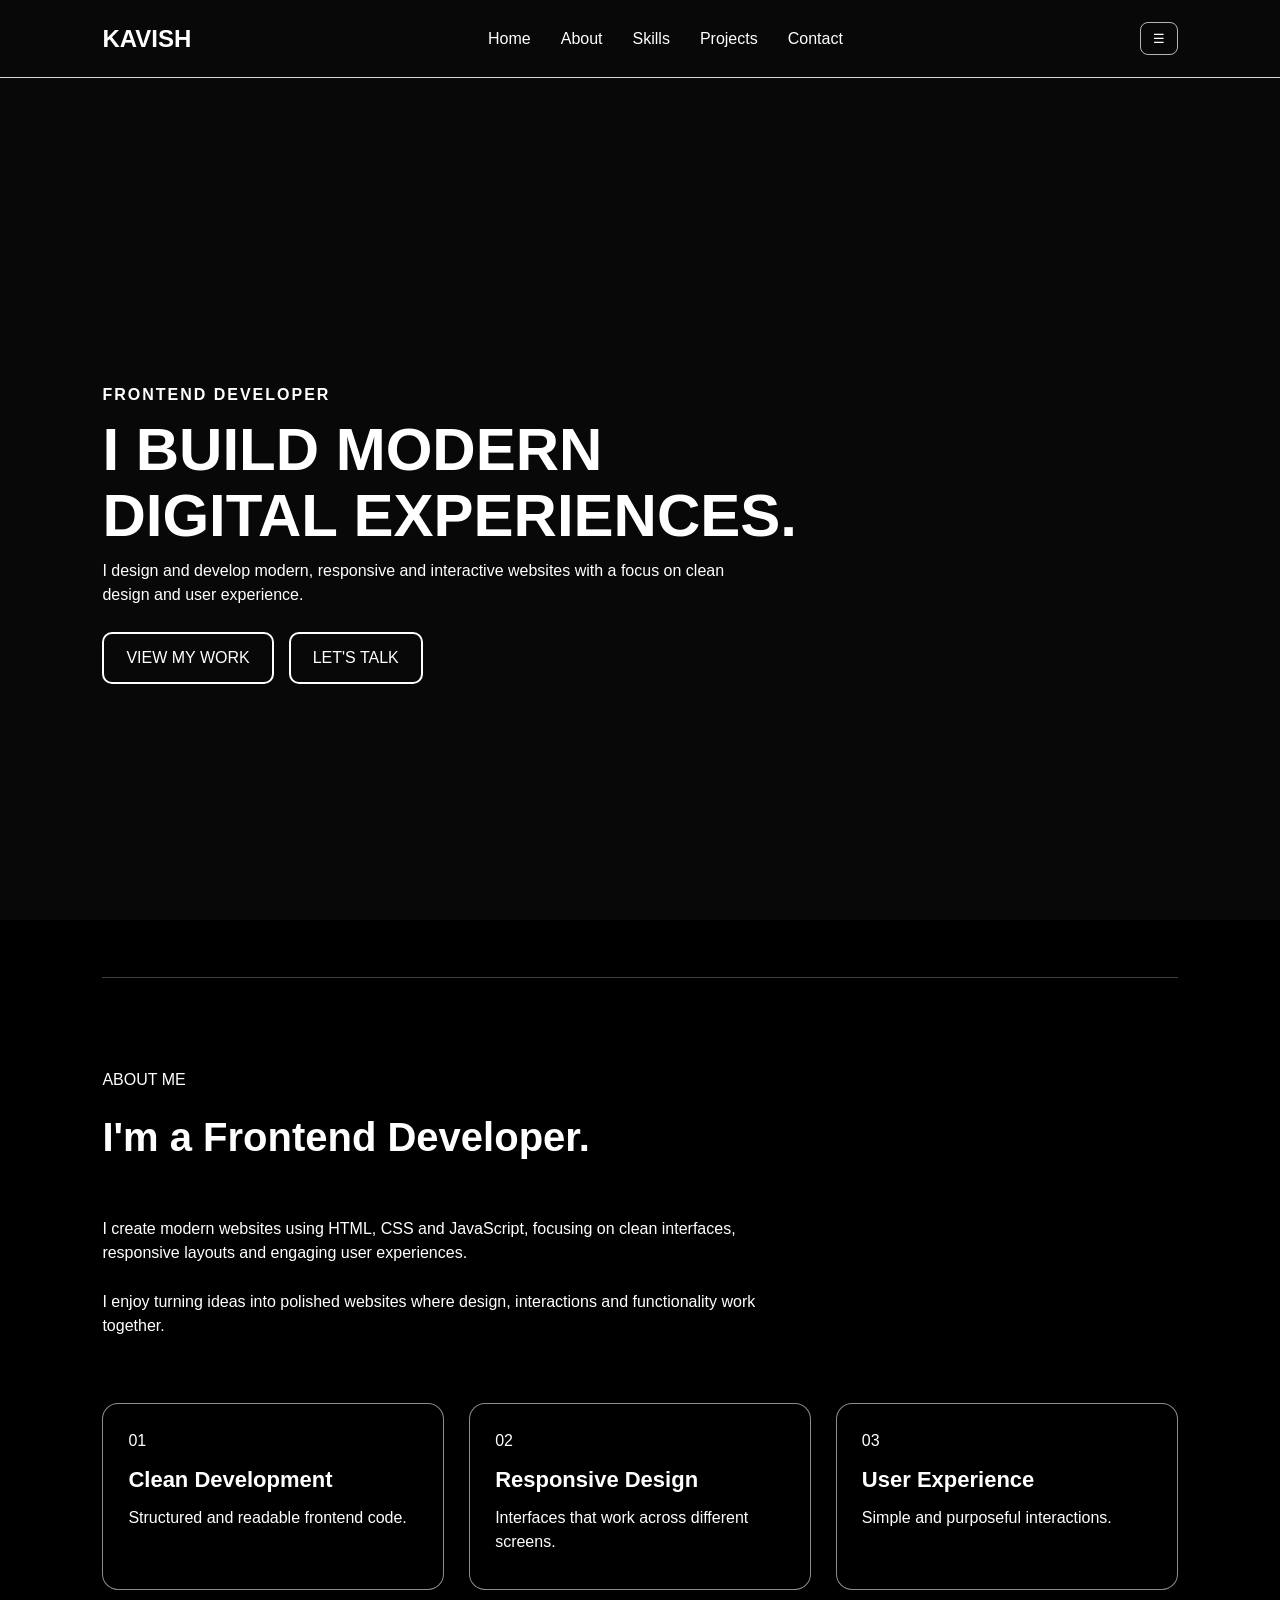
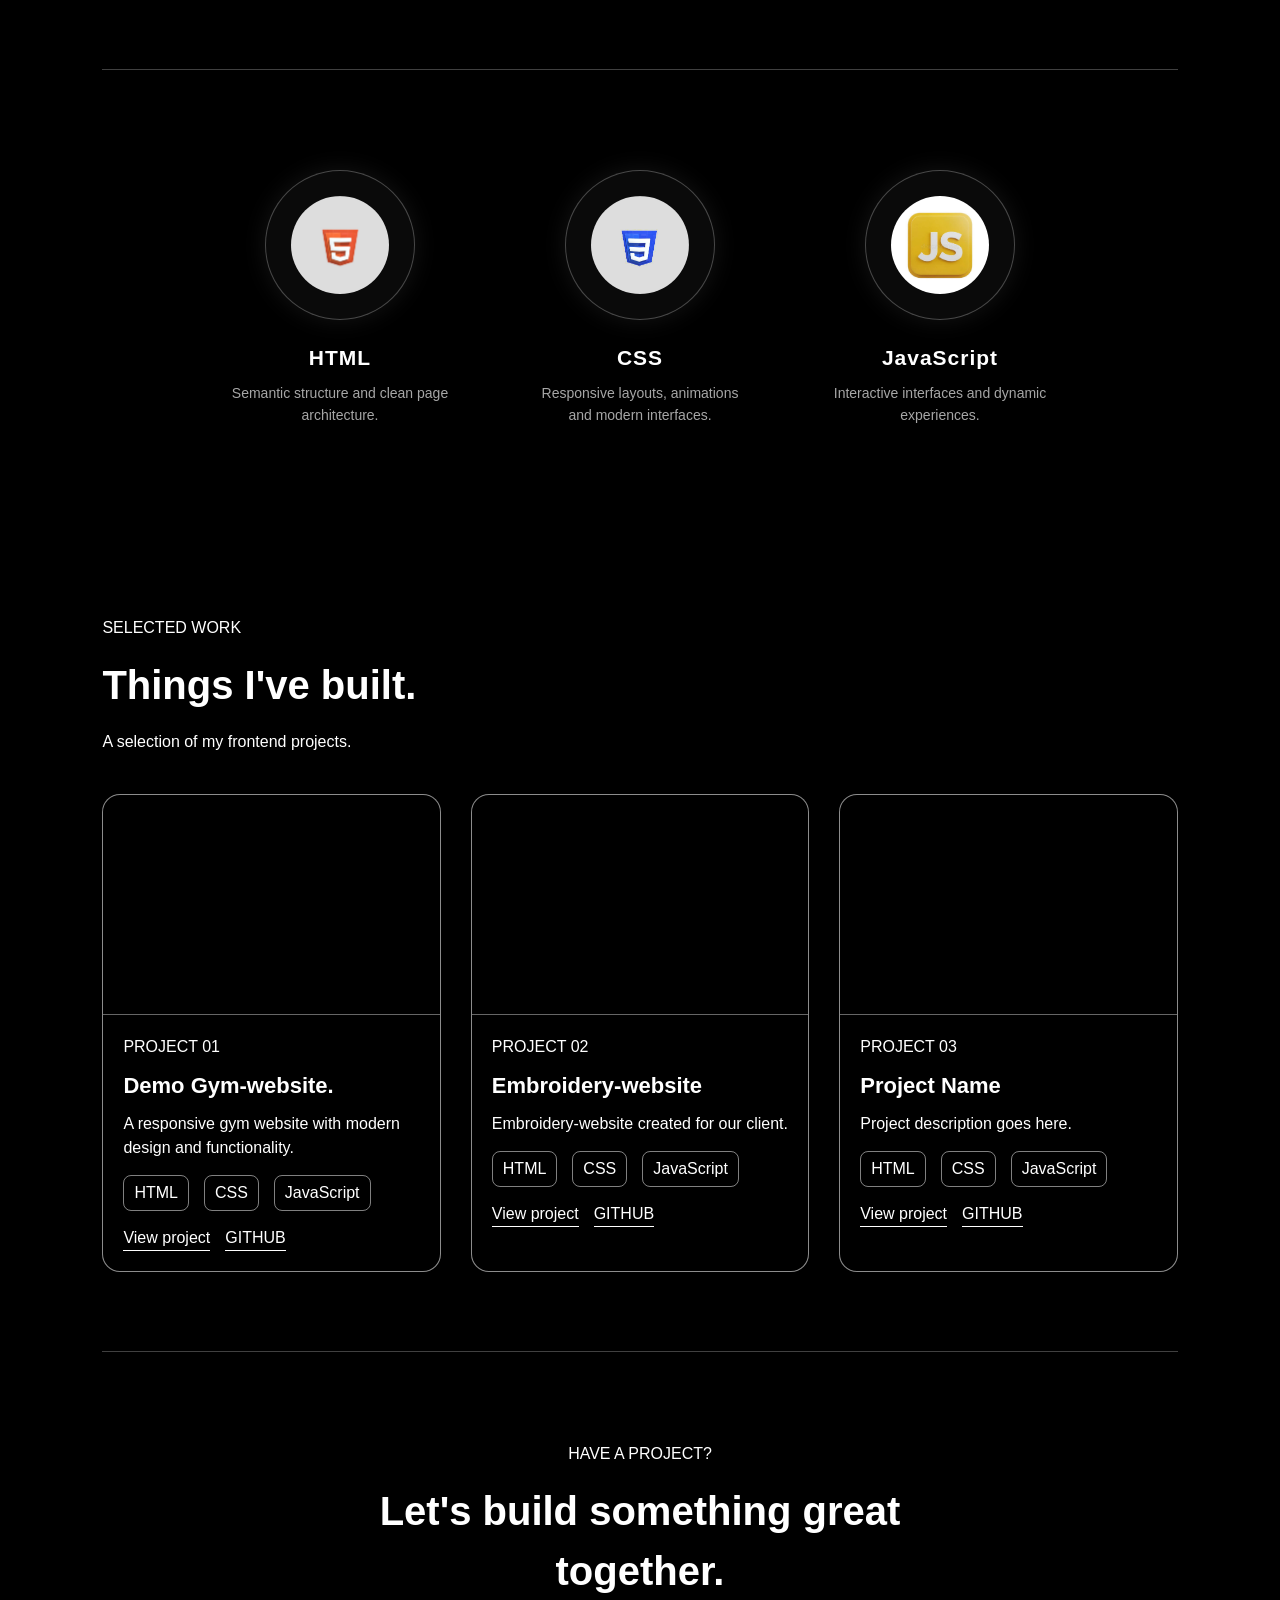
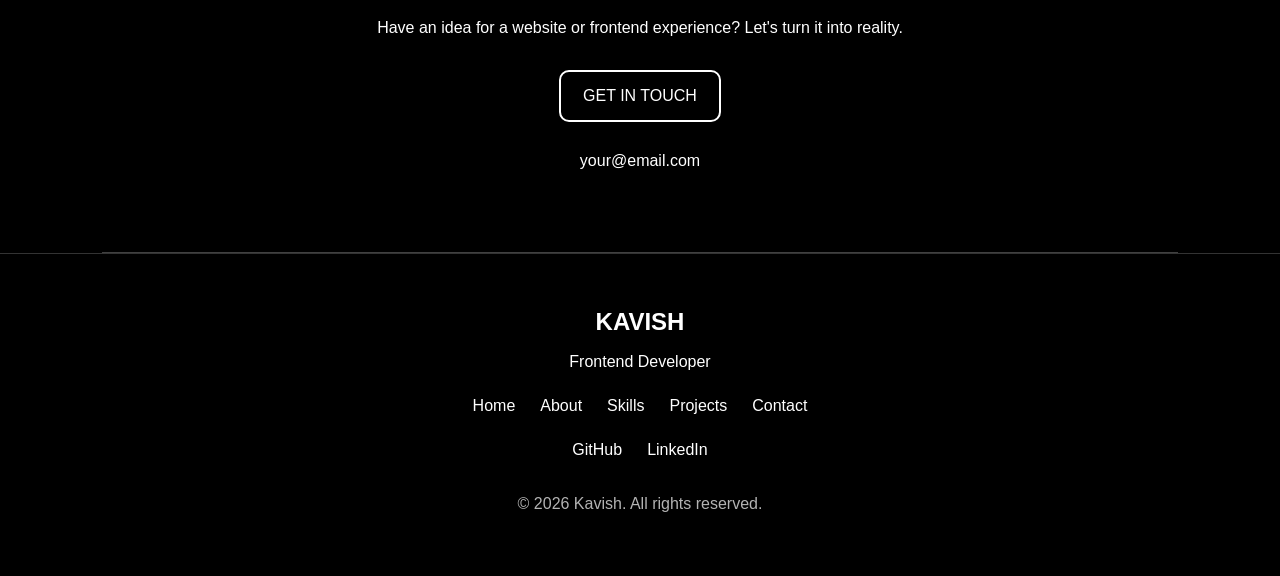
<file: About me/index.html>
<!DOCTYPE html>
<html lang="en">
<head>
<meta charset="UTF-8">
<meta name="viewport" content="width=device-width, initial-scale=1.0">
<meta name="description" content="Kavish — Frontend Developer creating modern websites.">
<title>Kavish | Frontend Developer</title>
<link rel="stylesheet" href="style.css">
</head>

<body>

<header class="site-header">
<nav class="navbar">
<a href="#hero" class="logo">KAVISH</a>

<div class="nav-links" id="navLinks">
<a href="#hero">Home</a>
<a href="#about">About</a>
<a href="#skills">Skills</a>
<a href="#projects">Projects</a>
<a href="#contact">Contact</a>
</div>

<button class="menu-toggle" id="menuToggle" type="button" aria-label="Open navigation" aria-expanded="false" aria-controls="navLinks">☰</button>
</nav>
</header>

<main>

<section id="hero" class="hero">
<video class="site-video" autoplay muted loop playsinline>
    <source src="typingbackground.mp4" type="video/mp4">
</video>
<div class="hero-overlay"></div>

<div class="hero-content">
<p class="hero-label">FRONTEND DEVELOPER</p>
<h1>I BUILD MODERN<br>DIGITAL EXPERIENCES.</h1>
<p class="hero-description">I design and develop modern, responsive and interactive websites with a focus on clean design and user experience.</p>

<div class="hero-buttons">
<a href="#projects" class="hero-button">VIEW MY WORK</a>
<a href="#contact" class="hero-button">LET'S TALK</a>
</div>
</div>
</section>

<section id="about" class="about">
<div class="section-header">
<p class="section-label">ABOUT ME</p>
<h2>I'm a Frontend Developer.</h2>
</div>

<div class="about-grid">
<div class="about-main">
<p>I create modern websites using HTML, CSS and JavaScript, focusing on clean interfaces, responsive layouts and engaging user experiences.</p>
<p>I enjoy turning ideas into polished websites where design, interactions and functionality work together.</p>
</div>

<div class="about-side">
<div class="about-card">
<span>01</span>
<h3>Clean Development</h3>
<p>Structured and readable frontend code.</p>
</div>

<div class="about-card">
<span>02</span>
<h3>Responsive Design</h3>
<p>Interfaces that work across different screens.</p>
</div>

<div class="about-card">
<span>03</span>
<h3>User Experience</h3>
<p>Simple and purposeful interactions.</p>
</div>
</div>
</div>
</section>
<div class="skills-circles">

    <article class="skill-circle">
        <img src="htmllogo.png" alt="HTML Logo">
        <h3>HTML</h3>
        <p>Semantic structure and clean page architecture.</p>
    </article>

    <article class="skill-circle">
        <img src="csslogo.png" alt="CSS Logo">
        <h3>CSS</h3>
        <p>Responsive layouts, animations and modern interfaces.</p>
    </article>

    <article class="skill-circle">
        <img src="jslogo.jpe" alt="JavaScript Logo">
        <h3>JavaScript</h3>
        <p>Interactive interfaces and dynamic experiences.</p>
    </article>

</div>


<section id="projects" class="projects">
<div class="section-header">
<p class="section-label">SELECTED WORK</p>
<h2>Things I've <span>built.</span></h2>
<p>A selection of my frontend projects.</p>
</div>

<div class="projects-container">

<article class="project-card">
<div class="project-image"></div>
<div class="project-content">
<span>PROJECT 01</span>
<h3>Demo Gym-website.</h3>
<p>A responsive gym website with modern design and functionality.</p>

<div class="project-tech">
<span>HTML</span>
<span>CSS</span>
<span>JavaScript</span>
</div>

<div class="project-links">
<a href="https://amritsargym.netlify.app/" class="project-link">View project</a>
<a href="#" class="project-link">GITHUB</a>
</div>
</div>
</article>

<article class="project-card">
<div class="project-image"></div>
<div class="project-content">
<span>PROJECT 02</span>
<h3>Embroidery-website</h3>
<p>Embroidery-website created for our client.</p>

<div class="project-tech">
<span>HTML</span>
<span>CSS</span>
<span>JavaScript</span>
</div>

<div class="project-links">
<a href="#" class="project-link">View project</a>
<a href="#" class="project-link">GITHUB</a>
</div>
</div>
</article>

<article class="project-card">
<div class="project-image"></div>
<div class="project-content">
<span>PROJECT 03</span>
<h3>Project Name</h3>
<p>Project description goes here.</p>

<div class="project-tech">
<span>HTML</span>
<span>CSS</span>
<span>JavaScript</span>
</div>

<div class="project-links">
<a href="#" class="project-link">View project</a>
<a href="#" class="project-link">GITHUB</a>
</div>
</div>
</article>

</div>
</section>

<section id="contact" class="contact">
<div class="contact-content">
<p class="section-label">HAVE A PROJECT?</p>
<h2>Let's build something <span>great together.</span></h2>
<p>Have an idea for a website or frontend experience? Let's turn it into reality.</p>

<a href="mailto:your@email.com" class="contact-button">GET IN TOUCH</a>
<a href="mailto:your@email.com" class="contact-email">your@email.com</a>
</div>
</section>

</main>

<footer class="footer">
<a href="#hero" class="footer-logo">KAVISH</a>
<p>Frontend Developer</p>

<nav class="footer-nav">
<a href="#hero">Home</a>
<a href="#about">About</a>
<a href="#skills">Skills</a>
<a href="#projects">Projects</a>
<a href="#contact">Contact</a>
</nav>

<div class="footer-socials">
<a href="#" class="social-link">GitHub</a>
<a href="#" class="social-link">LinkedIn</a>
</div>

<p class="copyright">&copy; 2026 Kavish. All rights reserved.</p>
</footer>

<script src="script.js" defer></script>

</body>
</html>
</file>
<file: About me/style.css>
*{
    margin:0;
    padding:0;
    box-sizing:border-box;
}

html{
    scroll-behavior:smooth;
}

body{
    font-family:Arial,sans-serif;
    background:#000;
    color:#fff;
    line-height:1.5;
    overflow-x:hidden;
}

a{
    text-decoration:none;
    color:#fff;
}

section{
    position:relative;
    padding:80px 8%;
    background:transparent;
    scroll-margin-top:78px;
}

/* =========================================================
   SECTION DIVIDER
   JS CONTROLS --section-border-opacity
   ========================================================= */

section::after{
    content:"";
    position:absolute;
    left:8%;
    right:8%;
    bottom:0;
    height:1px;
    background:rgba(255,255,255,.25);
    opacity:var(--section-border-opacity,1);
    pointer-events:none;
}

/* =========================================================
   TYPOGRAPHY
   ========================================================= */

h1{
    font-size:60px;
    line-height:1.1;
    color:#fff;
}

h2{
    font-size:40px;
    margin:15px 0;
    color:#fff;
}

h3{
    font-size:22px;
    margin:10px 0;
    color:#fff;
}

p{
    font-size:16px;
    color:#fff;
    margin:10px 0;
}

span{
    color:#fff;
}

/* =========================================================
   VIDEO BACKGROUND
   ========================================================= */

.site-video{
    position:fixed;
    inset:0;
    width:100%;
    height:100%;
    object-fit:cover;
    z-index:-3;
    pointer-events:none;

    filter:
        brightness(1.25)
        contrast(1.12)
        saturate(1.15);
}

/* =========================================================
   DARK VIDEO LAYER
   ========================================================= */

body::before{
    content:"";
    position:fixed;
    inset:0;
    background:rgba(0,0,0,.25);
    z-index:-2;
    pointer-events:none;
}

/* =========================================================
   SOFT GLOBAL LAYER
   ========================================================= */

body::after{
    content:"";
    position:fixed;
    inset:-20px;
    background:rgba(255,255,255,.03);
    backdrop-filter:blur(1px);
    z-index:-1;
    pointer-events:none;
}

/* =========================================================
   NAVBAR
   ========================================================= */

.site-header{
    position:sticky;
    top:0;
    z-index:1000;
    width:100%;
    height:78px;
    padding:0 8%;
    background:transparent !important;
    border-bottom:1px solid rgba(255,255,255,.85);
}

.site-header::before,
.site-header::after{
    content:none !important;
    display:none !important;
    background:none !important;
    backdrop-filter:none !important;
}

.navbar{
    position:relative;
    z-index:1001;
    width:100%;
    max-width:1200px;
    height:100%;
    margin:auto;

    display:flex;
    align-items:center;
    justify-content:space-between;

    background:transparent !important;
}

/* =========================================================
   LOGO
   ========================================================= */

.logo,
.footer-logo{
    font-size:24px;
    font-weight:bold;
    color:#fff;

    opacity:1 !important;
    filter:none !important;

    transition:
        transform .35s ease,
        letter-spacing .35s ease;
}

.logo:hover,
.footer-logo:hover{
    transform:translateY(-2px);
    letter-spacing:2px;
}

/* =========================================================
   NAV LINKS
   ========================================================= */

.nav-links{
    display:flex;
    justify-content:center;
    align-items:center;
    gap:30px;
}

.nav-links a{
    position:relative;
    color:#fff;

    opacity:1 !important;
    filter:none !important;

    transition:
        opacity .35s ease,
        transform .35s ease;
}

.nav-links a::after{
    content:"";
    position:absolute;
    left:0;
    bottom:-6px;
    width:0;
    height:1px;
    background:#fff;

    transition:width .35s ease;
}

.nav-links a:hover{
    opacity:.7 !important;
    transform:translateY(-2px);
}

.nav-links a:hover::after{
    width:100%;
}

/* =========================================================
   MENU BUTTON
   ========================================================= */

.menu-toggle{
    padding:8px 12px;
    background:transparent;
    color:#fff;

    border:1px solid rgba(255,255,255,.7);
    border-radius:8px;

    cursor:pointer;

    opacity:1 !important;
    filter:none !important;

    transition:
        background .3s ease,
        color .3s ease,
        transform .3s ease,
        box-shadow .3s ease;
}

.menu-toggle:hover{
    background:#fff;
    color:#000;
    transform:translateY(-2px);

    box-shadow:
        0 8px 25px rgba(255,255,255,.12);
}

/* =========================================================
   HERO
   ========================================================= */

.hero{
    min-height:100vh;

    display:flex;
    align-items:center;

    position:relative;
    overflow:hidden;

    background:transparent;
}

.hero-content{
    position:relative;
    z-index:2;

    max-width:800px;

    animation:
        heroReveal 1s ease both;
}

.hero-label{
    font-weight:bold;
    letter-spacing:2px;

    animation:
        textReveal .9s .1s ease both;
}

.hero h1{
    animation:
        textReveal 1s .2s ease both;
}

.hero-description{
    max-width:650px;

    animation:
        textReveal 1s .35s ease both;
}

.hero-buttons{
    display:flex;
    gap:15px;
    margin-top:25px;

    animation:
        textReveal 1s .5s ease both;
}

/* =========================================================
   HERO BUTTONS
   ========================================================= */

.hero-button,
.contact-button{
    display:inline-block;

    padding:12px 22px;

    border:2px solid #fff;
    border-radius:10px;

    color:#fff;
    background:transparent;

    transition:
        background .35s ease,
        color .35s ease,
        transform .35s ease,
        box-shadow .35s ease;
}

.hero-button:hover,
.contact-button:hover{
    background:#fff;
    color:#000;

    transform:translateY(-3px);

    box-shadow:
        0 8px 25px rgba(255,255,255,.15);
}

/* =========================================================
   ABOUT
   ========================================================= */

.about-grid{
    display:grid;
    grid-template-columns:2fr 1fr;

    gap:40px;
    margin-top:40px;
}

.about-main p{
    margin-bottom:25px;
}

.about-side{
    display:grid;

    grid-template-columns:repeat(3,1fr);

    gap:25px;
    grid-column:1/-1;
}

/* =========================================================
   ABOUT CARDS
   ========================================================= */

.about-card{
    border:1px solid rgba(255,255,255,.55);
    border-radius:16px;

    padding:25px;

    background:rgba(0,0,0,.08);

    backdrop-filter:blur(2px);

    transition:
        transform .4s ease,
        border-color .4s ease,
        background .4s ease,
        box-shadow .4s ease;
}

.about-card:hover{
    transform:translateY(-7px);

    border-color:#fff;

    background:rgba(255,255,255,.06);

    box-shadow:
        0 15px 40px rgba(0,0,0,.3);
}

/* =========================================================
   SKILLS
   ========================================================= */

.skills-circles{
    display:flex;

    justify-content:center;
    align-items:flex-start;

    gap:80px;

    padding:100px 8%;

    flex-wrap:wrap;

    background:transparent;
}

/* =========================================================
   SKILL CIRCLE
   ========================================================= */

.skill-circle{
    width:220px;

    text-align:center;

    background:transparent;

    border:none;

    padding:0;

    transition:
        transform .4s ease;
}

.skill-circle:hover{
    transform:translateY(-10px);
}

/* =========================================================
   LOGO CIRCLE
   ========================================================= */

.skill-circle img{
    width:150px;
    height:150px;

    display:block;

    margin:0 auto;

    object-fit:contain;

    border-radius:51.5%;

    padding:25px;

    background:rgba(255,255,255,.04);

    border:1px solid rgba(255,255,255,.25);

    box-shadow:
        0 0 25px rgba(255,255,255,.08);

    transition:
        transform .4s ease,
        box-shadow .4s ease,
        border-color .4s ease;
}

.skill-circle:hover img{
    transform:scale(1.08);

    border-color:rgba(255,255,255,.8);

    box-shadow:
        0 0 45px rgba(255,255,255,.2);
}

/* =========================================================
   SKILL TEXT
   ========================================================= */

.skill-circle h3{
    margin:22px 0 8px;

    font-size:21px;

    letter-spacing:1px;
}

.skill-circle p{
    font-size:14px;

    line-height:1.6;

    opacity:.65;

    max-width:220px;

    margin:0 auto;
}

/* =========================================================
   SKILL ICON WRAPPER
   ========================================================= */

.skill-icon{
    width:150px;
    height:150px;

    margin:0 auto;

    display:flex;

    align-items:center;
    justify-content:center;
}

/* =========================================================
   SERVICES
   ========================================================= */

.services-grid{
    display:grid;

    grid-template-columns:repeat(4,1fr);

    gap:25px;

    margin-top:40px;
}

.service-card{
    border:1px solid rgba(255,255,255,.55);

    border-radius:16px;

    padding:25px;

    background:rgba(0,0,0,.08);

    backdrop-filter:blur(2px);

    transition:
        transform .4s ease,
        border-color .4s ease,
        background .4s ease,
        box-shadow .4s ease;
}

.service-card:hover{
    transform:translateY(-7px);

    border-color:#fff;

    background:rgba(255,255,255,.05);

    box-shadow:
        0 15px 40px rgba(0,0,0,.3);
}

/* =========================================================
   PROJECTS
   ========================================================= */

.projects-container{
    display:grid;

    grid-template-columns:repeat(3,1fr);

    gap:30px;

    margin-top:40px;
}

/* =========================================================
   PROJECT CARD
   ========================================================= */

.project-card{
    border:1px solid rgba(255,255,255,.55);

    border-radius:18px;

    background:rgba(0,0,0,.08);

    overflow:hidden;

    transition:
        transform .4s ease,
        border-color .4s ease,
        box-shadow .4s ease;
}

.project-card:hover{
    transform:translateY(-8px);

    border-color:#fff;

    box-shadow:
        0 18px 45px rgba(0,0,0,.35);
}

/* =========================================================
   PROJECT IMAGE
   ========================================================= */

.project-image{
    height:220px;

    background:transparent;

    border-bottom:
        1px solid rgba(255,255,255,.4);

    transition:
        background .4s ease;
}

.project-card:hover .project-image{
    background:rgba(255,255,255,.025);
}

/* =========================================================
   PROJECT CONTENT
   ========================================================= */

.project-content{
    padding:20px;
}

.project-tech,
.project-links{
    display:flex;

    gap:15px;

    margin-top:15px;
}

.project-tech span{
    border:
        1px solid rgba(255,255,255,.5);

    border-radius:8px;

    padding:5px 10px;

    transition:
        background .3s ease,
        color .3s ease,
        transform .3s ease;
}

.project-tech span:hover{
    background:#fff;
    color:#000;

    transform:translateY(-2px);
}

.project-links a{
    border-bottom:1px solid #fff;

    transition:
        opacity .3s ease,
        transform .3s ease;
}

.project-links a:hover{
    opacity:.65;

    transform:translateY(-2px);
}

/* =========================================================
   CONTACT
   ========================================================= */

.contact{
    text-align:center;

    background:transparent;
}

.contact-content{
    max-width:700px;

    margin:auto;
}

.contact-button{
    margin:20px 0;
}

.contact-email{
    display:block;

    color:#fff;

    transition:
        opacity .3s ease,
        transform .3s ease;
}

.contact-email:hover{
    opacity:.65;

    transform:translateY(-2px);
}

/* =========================================================
   FOOTER
   ========================================================= */

.footer{
    padding:50px 8%;

    border-top:
        1px solid rgba(255,255,255,.2);

    background:transparent;

    text-align:center;
}

.footer-nav,
.footer-socials{
    display:flex;

    justify-content:center;
    align-items:center;

    gap:25px;

    margin:20px 0;
}

.footer-nav a,
.footer-socials a{
    transition:
        opacity .3s ease,
        transform .3s ease;
}

.footer-nav a:hover,
.footer-socials a:hover{
    opacity:.6;

    transform:translateY(-2px);
}

.copyright{
    margin-top:30px;

    opacity:.7;
}

/* =========================================================
   FADE SYSTEM
   ========================================================= */

.navbar-fade-target{
    -webkit-mask-repeat:no-repeat;
    mask-repeat:no-repeat;

    -webkit-mask-size:100% 100%;
    mask-size:100% 100%;

    transform:translateZ(0);

    backface-visibility:hidden;
    -webkit-backface-visibility:hidden;

    will-change:mask-image;
}

/* =========================================================
   NAVBAR IS NEVER FADED
   ========================================================= */

.site-header,
.site-header *{
    opacity:1 !important;

    filter:none !important;

    mask-image:none !important;
    -webkit-mask-image:none !important;
}

/* =========================================================
   HERO ANIMATIONS
   ========================================================= */

@keyframes heroReveal{

    from{
        opacity:0;

        transform:
            translateY(30px);
    }

    to{
        opacity:1;

        transform:
            translateY(0);
    }
}

@keyframes textReveal{

    from{
        opacity:0;

        transform:
            translateY(18px);
    }

    to{
        opacity:1;

        transform:
            translateY(0);
    }
}

/* =========================================================
   FLOATING SKILL ANIMATION
   ========================================================= */

.skill-circle:nth-child(1){
    animation:
        floating 5s ease-in-out infinite;
}

.skill-circle:nth-child(2){
    animation:
        floating 5s 1s ease-in-out infinite;
}

.skill-circle:nth-child(3){
    animation:
        floating 5s 2s ease-in-out infinite;
}

@keyframes floating{

    0%,
    100%{
        transform:translateY(0);
    }

    50%{
        transform:translateY(-7px);
    }
}

/* =========================================================
   SECTION HEADER ANIMATION
   ========================================================= */

.section-header{
    animation:
        sectionAppear .8s ease both;
}

@keyframes sectionAppear{

    from{
        opacity:0;

        transform:
            translateY(20px);
    }

    to{
        opacity:1;

        transform:
            translateY(0);
    }
}

/* =========================================================
   BUTTON SHINE
   ========================================================= */

.hero-button,
.contact-button{
    position:relative;

    overflow:hidden;
}

.hero-button::before,
.contact-button::before{
    content:"";

    position:absolute;

    top:0;
    left:-120%;

    width:70%;
    height:100%;

    background:
        linear-gradient(
            90deg,
            transparent,
            rgba(255,255,255,.25),
            transparent
        );

    transform:skewX(-20deg);

    transition:left .6s ease;

    pointer-events:none;
}

.hero-button:hover::before,
.contact-button:hover::before{
    left:140%;
}

/* =========================================================
   CARD BORDER GLOW
   ========================================================= */

.about-card:hover,
.service-card:hover,
.project-card:hover{
    box-shadow:
        0 0 0 1px rgba(255,255,255,.08),
        0 15px 40px rgba(0,0,0,.3);
}

/* =========================================================
   RESPONSIVE
   ========================================================= */

@media(max-width:1100px){

    .services-grid{
        grid-template-columns:repeat(2,1fr);
    }

    .projects-container{
        grid-template-columns:repeat(2,1fr);
    }

    .skills-circles{
        gap:55px;
    }
}

@media(max-width:900px){

    .nav-links{
        display:none;
    }

    .about-grid{
        grid-template-columns:1fr;
    }

    .about-side{
        grid-template-columns:1fr;

        grid-column:auto;
    }

    .skills-circles{
        gap:55px;
    }

    .projects-container{
        grid-template-columns:1fr;
    }

    h1{
        font-size:45px;
    }

    h2{
        font-size:32px;
    }
}

@media(max-width:600px){

    section{
        padding:60px 6%;
    }

    .site-header{
        height:70px;

        padding:0 6%;
    }

    .hero-buttons{
        flex-direction:column;

        align-items:flex-start;
    }

    .services-grid{
        grid-template-columns:1fr;
    }

    .footer-nav,
    .footer-socials{
        flex-wrap:wrap;
    }

    h1{
        font-size:38px;
    }

    .skills-circles{
        flex-direction:column;

        align-items:center;

        gap:55px;

        padding:70px 6%;
    }

    .skill-circle{
        width:100%;

        max-width:260px;
    }

    .skill-circle img{
        width:140px;
        height:140px;
    }
}

/* =========================================================
   REDUCED MOTION
   ========================================================= */

@media(prefers-reduced-motion:reduce){

    html{
        scroll-behavior:auto;
    }

    *,
    *::before,
    *::after{
        animation-duration:.01ms !important;

        animation-iteration-count:1 !important;

        transition-duration:.01ms !important;
    }
}
</file>
